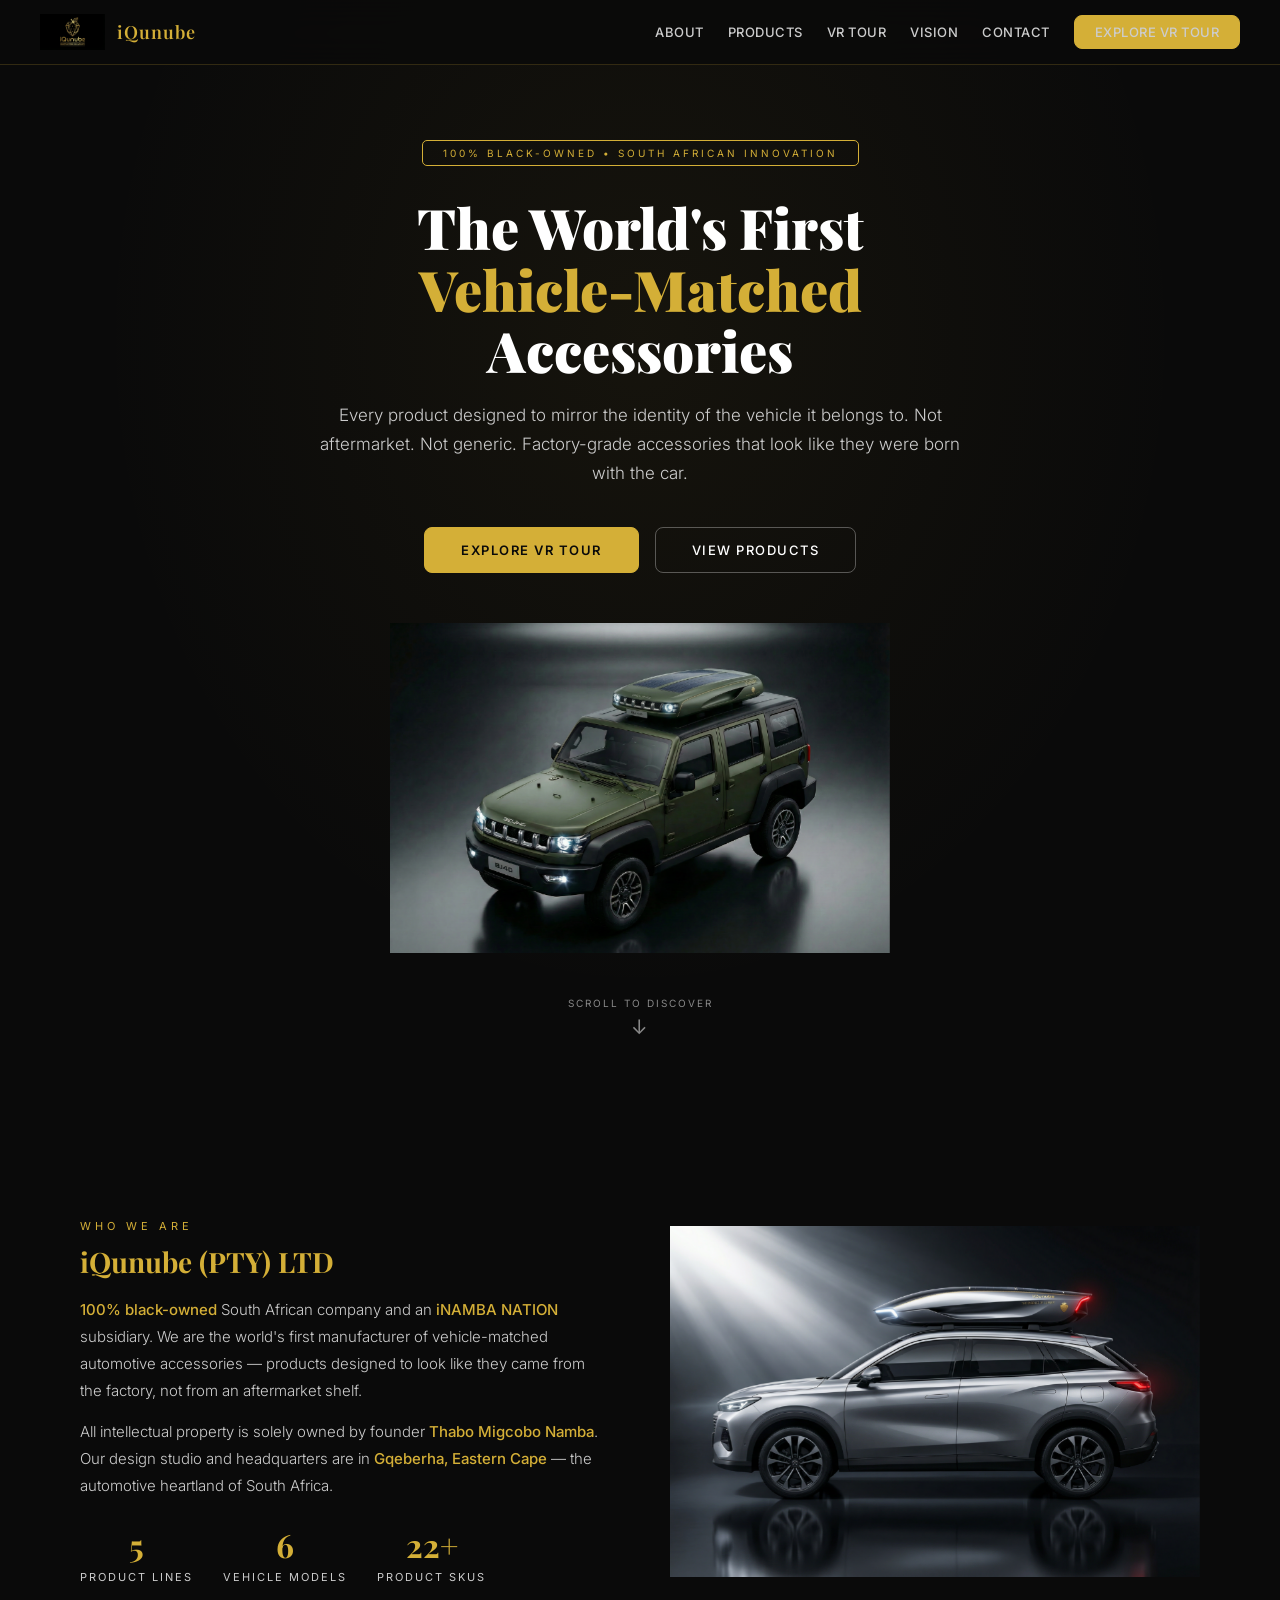
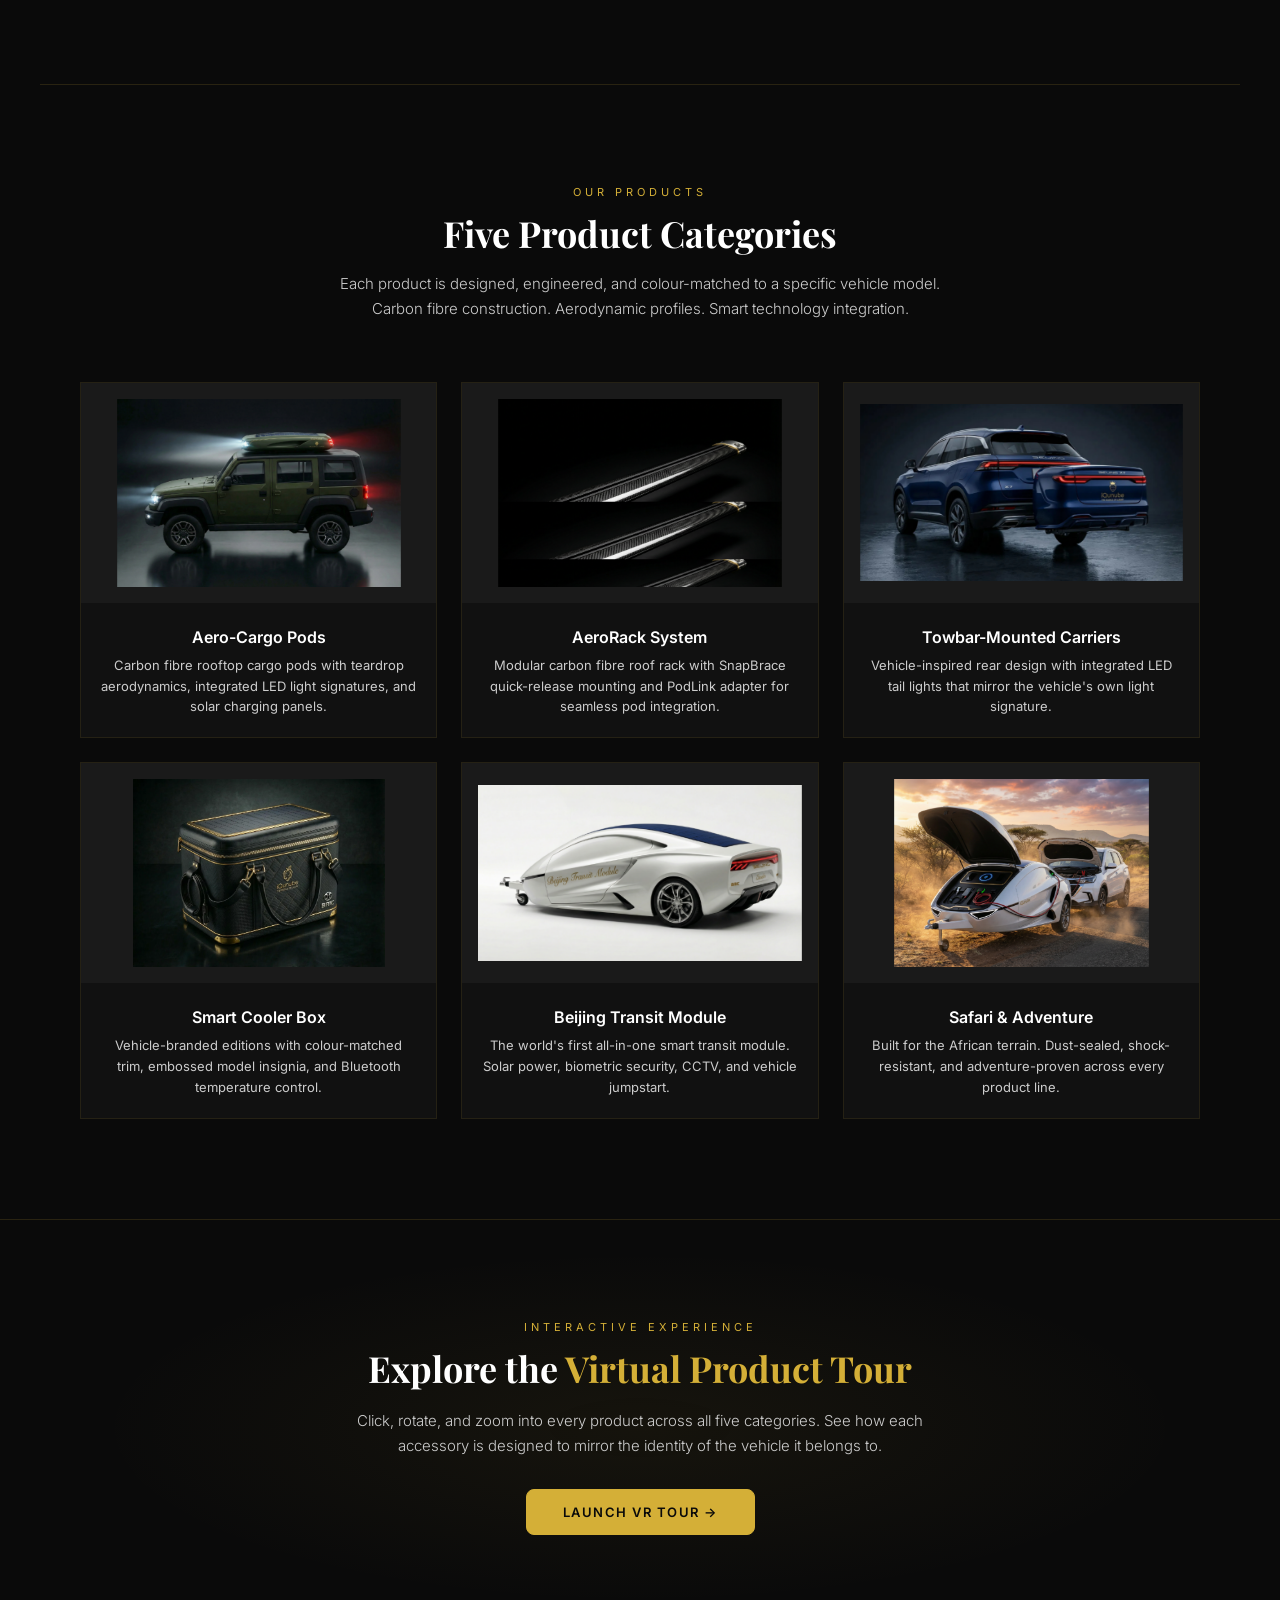
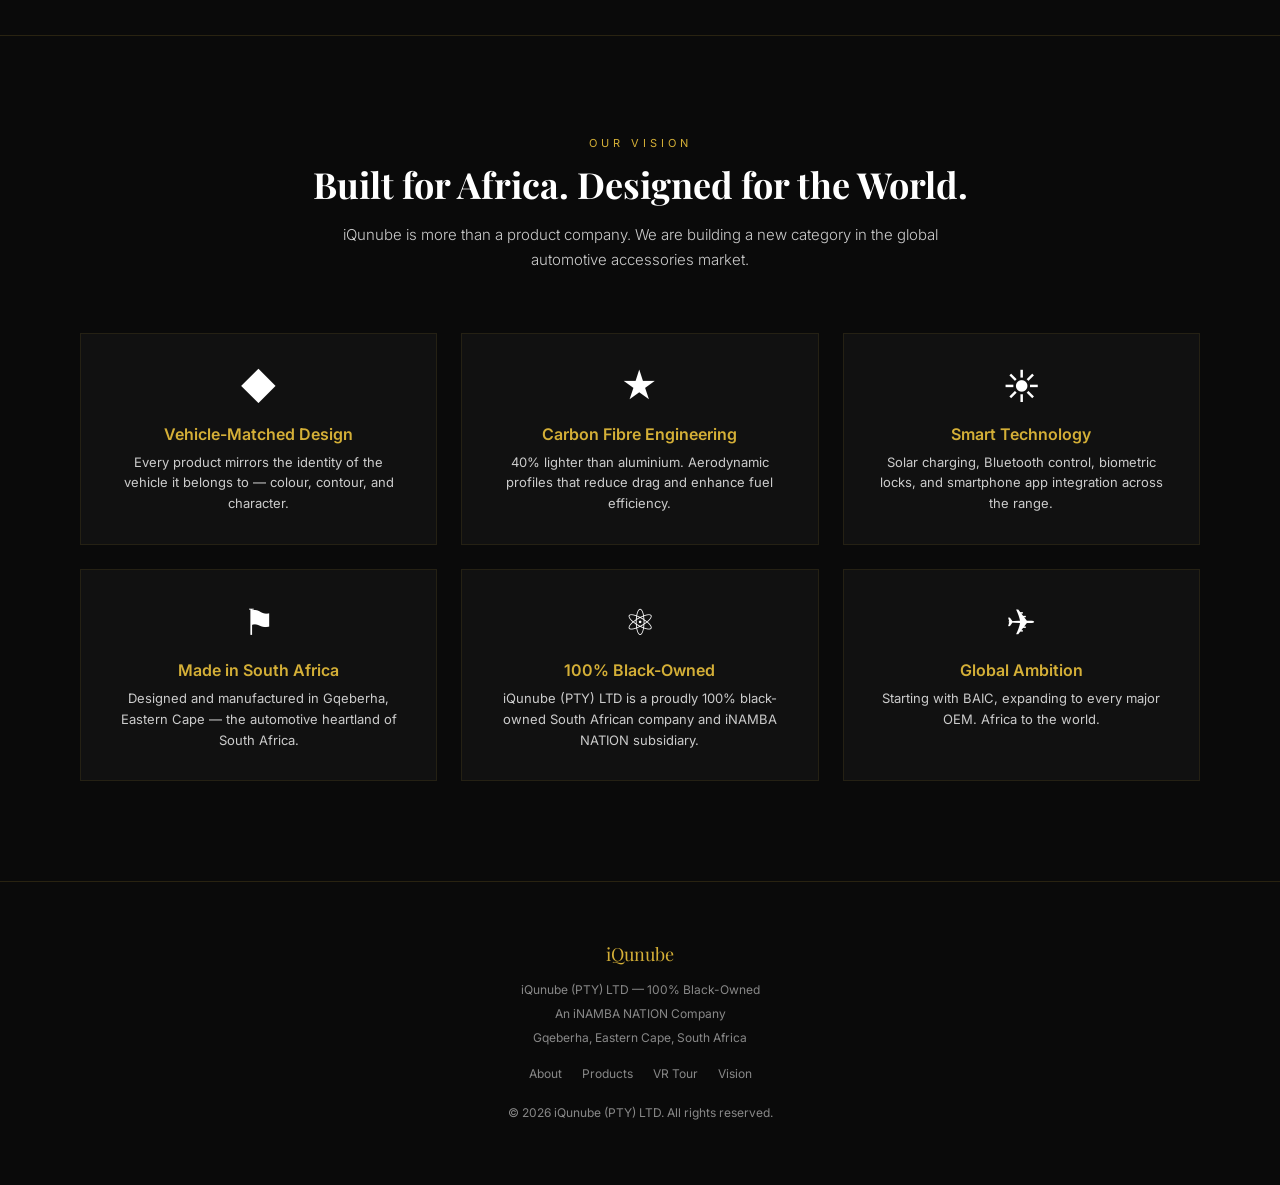
<file: index.html>
<!DOCTYPE html>
<html lang="en">
<head>
<meta charset="UTF-8">
<meta name="viewport" content="width=device-width, initial-scale=1.0">
<title>iQunube — The World's First Vehicle-Matched Accessories</title>
<meta name="description" content="iQunube (PTY) LTD — Africa's first manufacturer of vehicle-matched automotive accessories. Five product categories designed to mirror the identity of the vehicle they belong to.">
<link rel="icon" type="image/png" href="images/iqunube_logo.png">
<link href="https://fonts.googleapis.com/css2?family=Inter:wght@300;400;500;600;700;800&family=Playfair+Display:wght@400;600;700;900&display=swap" rel="stylesheet">
<link rel="stylesheet" href="styles.css">
</head>
<body>

<!-- NAV -->
<nav class="nav">
  <a class="nav-logo" href="/">
    <img src="images/iqunube_logo.png" alt="iQunube">
    <span>iQunube</span>
  </a>
  <div class="nav-links">
    <a href="#about">About</a>
    <a href="#products">Products</a>
    <a href="#tour">VR Tour</a>
    <a href="#vision">Vision</a>
    <a href="#contact">Contact</a>
    <a class="nav-cta" href="tour/index.html">Explore VR Tour</a>
  </div>
</nav>

<!-- HERO -->
<section class="hero">
  <div class="hero-content">
    <div class="hero-badge">100% Black-Owned &bull; South African Innovation</div>
    <h1>The World's First<br><span class="gold">Vehicle-Matched</span><br>Accessories</h1>
    <p>Every product designed to mirror the identity of the vehicle it belongs to. Not aftermarket. Not generic. Factory-grade accessories that look like they were born with the car.</p>
    <div class="hero-ctas">
      <a class="btn-primary" href="tour/index.html">Explore VR Tour</a>
      <a class="btn-outline" href="#products">View Products</a>
    </div>
    <div class="hero-img-wrap">
      <img src="images/hero_pod.png" alt="iQunube Aero-Cargo Pod">
    </div>
    <div class="scroll-cue">
      <span>Scroll to discover</span>
      <span class="arrow">&#8595;</span>
    </div>
  </div>
</section>

<!-- ABOUT -->
<section class="section" id="about">
  <div class="about-grid">
    <div class="about-text">
      <div class="section-label">Who We Are</div>
      <h3>iQunube (PTY) LTD</h3>
      <p><span class="highlight">100% black-owned</span> South African company and an <span class="highlight">iNAMBA NATION</span> subsidiary. We are the world's first manufacturer of vehicle-matched automotive accessories &mdash; products designed to look like they came from the factory, not from an aftermarket shelf.</p>
      <p>All intellectual property is solely owned by founder <span class="highlight">Thabo Migcobo Namba</span>. Our design studio and headquarters are in <span class="highlight">Gqeberha, Eastern Cape</span> &mdash; the automotive heartland of South Africa.</p>
      <div class="about-stats">
        <div class="about-stat"><div class="num">5</div><div class="label">Product Lines</div></div>
        <div class="about-stat"><div class="num">6</div><div class="label">Vehicle Models</div></div>
        <div class="about-stat"><div class="num">22+</div><div class="label">Product SKUs</div></div>
      </div>
    </div>
    <img class="about-img" src="images/pod_x55_side.png" alt="iQunube Aero-Cargo Pod for BAIC X55">
  </div>
</section>

<!-- PRODUCTS -->
<section class="section" id="products" style="border-top: 1px solid rgba(212,175,55,0.15);">
  <div class="section-header">
    <div class="section-label">Our Products</div>
    <h2 class="section-title">Five Product Categories</h2>
    <p class="section-desc">Each product is designed, engineered, and colour-matched to a specific vehicle model. Carbon fibre construction. Aerodynamic profiles. Smart technology integration.</p>
  </div>
  <div class="product-grid">
    <div class="product-card">
      <img src="images/pod_bj40_side.png" alt="Aero-Cargo Pod">
      <div class="card-body">
        <h4>Aero-Cargo Pods</h4>
        <p>Carbon fibre rooftop cargo pods with teardrop aerodynamics, integrated LED light signatures, and solar charging panels.</p>
      </div>
    </div>
    <div class="product-card">
      <img src="images/aerorack.png" alt="AeroRack System">
      <div class="card-body">
        <h4>AeroRack System</h4>
        <p>Modular carbon fibre roof rack with SnapBrace quick-release mounting and PodLink adapter for seamless pod integration.</p>
      </div>
    </div>
    <div class="product-card">
      <img src="images/carrier_bj40.png" alt="Towbar Carrier">
      <div class="card-body">
        <h4>Towbar-Mounted Carriers</h4>
        <p>Vehicle-inspired rear design with integrated LED tail lights that mirror the vehicle's own light signature.</p>
      </div>
    </div>
    <div class="product-card">
      <img src="images/cooler_baic_hero.png" alt="Smart Cooler Box">
      <div class="card-body">
        <h4>Smart Cooler Box</h4>
        <p>Vehicle-branded editions with colour-matched trim, embossed model insignia, and Bluetooth temperature control.</p>
      </div>
    </div>
    <div class="product-card">
      <img src="images/btm_side.png" alt="Beijing Transit Module">
      <div class="card-body">
        <h4>Beijing Transit Module</h4>
        <p>The world's first all-in-one smart transit module. Solar power, biometric security, CCTV, and vehicle jumpstart.</p>
      </div>
    </div>
    <div class="product-card">
      <img src="images/btm_safari.png" alt="Safari Ready">
      <div class="card-body">
        <h4>Safari &amp; Adventure</h4>
        <p>Built for the African terrain. Dust-sealed, shock-resistant, and adventure-proven across every product line.</p>
      </div>
    </div>
  </div>
</section>

<!-- VR TOUR CTA -->
<section class="vr-section" id="tour">
  <div class="section-label">Interactive Experience</div>
  <h2>Explore the <span class="gold">Virtual Product Tour</span></h2>
  <p>Click, rotate, and zoom into every product across all five categories. See how each accessory is designed to mirror the identity of the vehicle it belongs to.</p>
  <a class="btn-primary" href="tour/index.html" style="display: inline-block;">Launch VR Tour &rarr;</a>
</section>

<!-- VISION -->
<section class="section" id="vision">
  <div class="section-header">
    <div class="section-label">Our Vision</div>
    <h2 class="section-title">Built for Africa. Designed for the World.</h2>
    <p class="section-desc">iQunube is more than a product company. We are building a new category in the global automotive accessories market.</p>
  </div>
  <div class="vision-grid">
    <div class="vision-card">
      <div class="vision-icon">&#9670;</div>
      <h4>Vehicle-Matched Design</h4>
      <p>Every product mirrors the identity of the vehicle it belongs to &mdash; colour, contour, and character.</p>
    </div>
    <div class="vision-card">
      <div class="vision-icon">&#9733;</div>
      <h4>Carbon Fibre Engineering</h4>
      <p>40% lighter than aluminium. Aerodynamic profiles that reduce drag and enhance fuel efficiency.</p>
    </div>
    <div class="vision-card">
      <div class="vision-icon">&#9728;</div>
      <h4>Smart Technology</h4>
      <p>Solar charging, Bluetooth control, biometric locks, and smartphone app integration across the range.</p>
    </div>
    <div class="vision-card">
      <div class="vision-icon">&#9873;</div>
      <h4>Made in South Africa</h4>
      <p>Designed and manufactured in Gqeberha, Eastern Cape &mdash; the automotive heartland of South Africa.</p>
    </div>
    <div class="vision-card">
      <div class="vision-icon">&#9883;</div>
      <h4>100% Black-Owned</h4>
      <p>iQunube (PTY) LTD is a proudly 100% black-owned South African company and iNAMBA NATION subsidiary.</p>
    </div>
    <div class="vision-card">
      <div class="vision-icon">&#9992;</div>
      <h4>Global Ambition</h4>
      <p>Starting with BAIC, expanding to every major OEM. Africa to the world.</p>
    </div>
  </div>
</section>

<!-- CONTACT / FOOTER -->
<footer class="footer" id="contact">
  <div class="brand">iQunube</div>
  <p>iQunube (PTY) LTD &mdash; 100% Black-Owned<br>An iNAMBA NATION Company<br>Gqeberha, Eastern Cape, South Africa</p>
  <div class="footer-links">
    <a href="#about">About</a>
    <a href="#products">Products</a>
    <a href="tour/index.html">VR Tour</a>
    <a href="#vision">Vision</a>
  </div>
  <p style="margin-top: 20px;">&copy; 2026 iQunube (PTY) LTD. All rights reserved.</p>
</footer>

<script src="script.js"></script>

</body>
</html>
</file>
<file: styles.css>
@keyframes fadeInUp { from { opacity: 0; transform: translateY(30px); } to { opacity: 1; transform: translateY(0); } }
  @keyframes pulse { 0%,100% { opacity: 0.4; } 50% { opacity: 1; } }
  @keyframes float { 0%,100% { transform: translateY(0); } 50% { transform: translateY(-12px); } }

  * { margin: 0; padding: 0; box-sizing: border-box; }
  :root {
    --gold: #D4AF37; --gold-light: #E8C84A; --dark: #0a0a0a; --dark2: #111111; --dark3: #1a1a1a;
    --white: #ffffff; --grey: #cccccc; --grey-dim: #888888;
  }
  html { scroll-behavior: smooth; }
  body { font-family: 'Inter', sans-serif; background: var(--dark); color: var(--white); overflow-x: hidden; }

  /* NAV */
  .nav {
    position: fixed; top: 0; left: 0; right: 0; z-index: 1000;
    background: rgba(10,10,10,0.92); backdrop-filter: blur(20px);
    border-bottom: 1px solid rgba(212,175,55,0.2);
    padding: 14px 40px; display: flex; align-items: center; justify-content: space-between;
  }
  .nav-logo { display: flex; align-items: center; gap: 12px; text-decoration: none; }
  .nav-logo img { height: 36px; }
  .nav-logo span { font-family: 'Playfair Display', serif; font-size: 18px; color: var(--gold); font-weight: 600; letter-spacing: 1px; }
  .nav-links { display: flex; gap: 24px; align-items: center; }
  .nav-links a {
    color: var(--grey); text-decoration: none; font-size: 13px; font-weight: 500;
    letter-spacing: 0.5px; text-transform: uppercase; transition: color 0.3s;
  }
  .nav-links a:hover { color: var(--gold); }
  .nav-cta {
    background: var(--gold); color: var(--dark); padding: 8px 20px; font-size: 12px;
    font-weight: 600; letter-spacing: 1px; text-transform: uppercase; text-decoration: none;
    transition: all 0.3s; border: 1px solid var(--gold); border-radius: 8px;
  }
  .nav-cta:hover { background: transparent; color: var(--gold); }

  /* HERO */
  .hero {
    min-height: 100vh; display: flex; align-items: center; justify-content: center;
    text-align: center; padding: 140px 40px 80px; position: relative;
    background: radial-gradient(ellipse at 50% 30%, rgba(212,175,55,0.06) 0%, transparent 60%);
  }
  .hero::after {
    content: ''; position: absolute; bottom: 0; left: 0; right: 0; height: 200px;
    background: linear-gradient(transparent, var(--dark));
  }
  .hero-content { position: relative; z-index: 2; max-width: 900px; }
  .hero-badge {
    display: inline-block; padding: 6px 20px; border: 1px solid var(--gold);
    font-size: 10px; letter-spacing: 3px; text-transform: uppercase; color: var(--gold);
    margin-bottom: 30px; border-radius: 5px;
  }
  .hero h1 {
    font-family: 'Playfair Display', serif; font-size: 56px; font-weight: 900;
    line-height: 1.1; margin-bottom: 20px;
  }
  .hero h1 .gold { color: var(--gold); }
  .hero p { font-size: 17px; color: var(--grey); max-width: 650px; margin: 0 auto 40px; line-height: 1.7; font-weight: 300; }
  .hero-ctas { display: flex; gap: 16px; justify-content: center; flex-wrap: wrap; }
  .btn-primary {
    background: var(--gold); color: var(--dark); padding: 14px 36px; font-size: 13px;
    font-weight: 600; letter-spacing: 1.5px; text-transform: uppercase; text-decoration: none;
    transition: all 0.3s; border: 1px solid var(--gold); border-radius: 8px;
  }
  .btn-primary:hover { background: transparent; color: var(--gold); 
    border-radius: 8px;}
  .btn-outline {
    background: transparent; color: var(--white); padding: 14px 36px; font-size: 13px;
    font-weight: 500; letter-spacing: 1.5px; text-transform: uppercase; text-decoration: none;
    transition: all 0.3s; border: 1px solid rgba(255,255,255,0.3);
    border-radius: 8px;
  }
  .btn-outline:hover { border-color: var(--gold); color: var(--gold); }
  .hero-img-wrap {
    margin-top: 50px; position: relative; z-index: 2;
    animation: float 6s ease-in-out infinite;
  }
  .hero-img-wrap img { max-width: 500px; width: 100%; height: auto; object-fit: contain; }
  .scroll-cue {
    position: relative; z-index: 2; margin-top: 40px;
    display: flex; flex-direction: column; align-items: center; gap: 6px;
    color: var(--grey-dim); font-size: 10px; letter-spacing: 2px; text-transform: uppercase;
    animation: pulse 2s ease-in-out infinite;
  }
  .scroll-cue .arrow { font-size: 20px; }

  /* SECTION */
  .section { padding: 100px 40px; max-width: 1200px; margin: 0 auto; }
  .section-header { text-align: center; margin-bottom: 60px; }
  .section-label {
    font-size: 11px; color: var(--gold); letter-spacing: 4px; text-transform: uppercase; margin-bottom: 10px;
  }
  .section-title {
    font-family: 'Playfair Display', serif; font-size: 36px; font-weight: 700; margin-bottom: 14px;
  }
  .section-desc {
    font-size: 15px; color: var(--grey); max-width: 650px; margin: 0 auto; line-height: 1.7; font-weight: 300;
  }

  /* ABOUT */
  .about-grid { display: grid; grid-template-columns: 1fr 1fr; gap: 60px; align-items: center; }
  .about-text h3 { font-family: 'Playfair Display', serif; font-size: 28px; color: var(--gold); margin-bottom: 16px; }
  .about-text p { font-size: 15px; color: var(--grey); line-height: 1.8; margin-bottom: 14px; font-weight: 300; }
  .about-text .highlight { color: var(--gold); font-weight: 500; }
  .about-stats { display: flex; gap: 30px; margin-top: 24px; }
  .about-stat { text-align: center; }
  .about-stat .num { font-family: 'Playfair Display', serif; font-size: 32px; color: var(--gold); font-weight: 700; }
  .about-stat .label { font-size: 11px; color: var(--grey); letter-spacing: 2px; text-transform: uppercase; margin-top: 4px; }
  .about-img { width: 100%; max-height: 400px; object-fit: contain; }

  /* PRODUCTS */
  .product-grid { display: grid; grid-template-columns: repeat(3, 1fr); gap: 24px; }
  .product-card {
    background: var(--dark2); border: 1px solid rgba(212,175,55,0.1);
    overflow: hidden; transition: all 0.3s; text-align: center;
  }
  .product-card:hover { border-color: var(--gold); transform: translateY(-4px); }
  .product-card img { width: 100%; height: 220px; object-fit: contain; background: var(--dark3); padding: 16px; }
  .product-card .card-body { padding: 20px; }
  .product-card h4 { font-size: 16px; font-weight: 600; margin-bottom: 8px; color: var(--white); }
  .product-card p { font-size: 13px; color: var(--grey); line-height: 1.6; }

  /* VR TOUR CTA */
  .vr-section {
    padding: 100px 40px; text-align: center;
    background: radial-gradient(ellipse at 50% 50%, rgba(212,175,55,0.06) 0%, transparent 60%);
    border-top: 1px solid rgba(212,175,55,0.15); border-bottom: 1px solid rgba(212,175,55,0.15);
  }
  .vr-section h2 {
    font-family: 'Playfair Display', serif; font-size: 36px; font-weight: 700; margin-bottom: 16px;
  }
  .vr-section h2 .gold { color: var(--gold); }
  .vr-section p { font-size: 15px; color: var(--grey); max-width: 600px; margin: 0 auto 30px; line-height: 1.7; font-weight: 300; }

  /* VISION */
  .vision-grid { display: grid; grid-template-columns: repeat(3, 1fr); gap: 24px; }
  .vision-card {
    background: var(--dark2); border: 1px solid rgba(212,175,55,0.1); padding: 30px;
    text-align: center; transition: all 0.3s;
  }
  .vision-card:hover { border-color: var(--gold); }
  .vision-icon { font-size: 36px; margin-bottom: 16px; }
  .vision-card h4 { font-size: 16px; font-weight: 600; color: var(--gold); margin-bottom: 8px; }
  .vision-card p { font-size: 13px; color: var(--grey); line-height: 1.6; }

  /* FOOTER */
  .footer {
    text-align: center; padding: 60px 40px; border-top: 1px solid rgba(212,175,55,0.15);
  }
  .footer .brand { font-family: 'Playfair Display', serif; font-size: 18px; color: var(--gold); margin-bottom: 12px; }
  .footer p { font-size: 12px; color: var(--grey-dim); line-height: 2; }
  .footer-links { display: flex; gap: 20px; justify-content: center; margin-top: 16px; }
  .footer-links a { color: var(--grey-dim); text-decoration: none; font-size: 12px; transition: color 0.3s; }
  .footer-links a:hover { color: var(--gold); }

  /* RESPONSIVE */
  @media (max-width: 900px) {
    .hero h1 { font-size: 32px; }
    .about-grid { grid-template-columns: 1fr; }
    .product-grid { grid-template-columns: 1fr; }
    .vision-grid { grid-template-columns: 1fr; }
    .nav-links { display: none; }
    .section-title { font-size: 28px; }
  }
</file>
